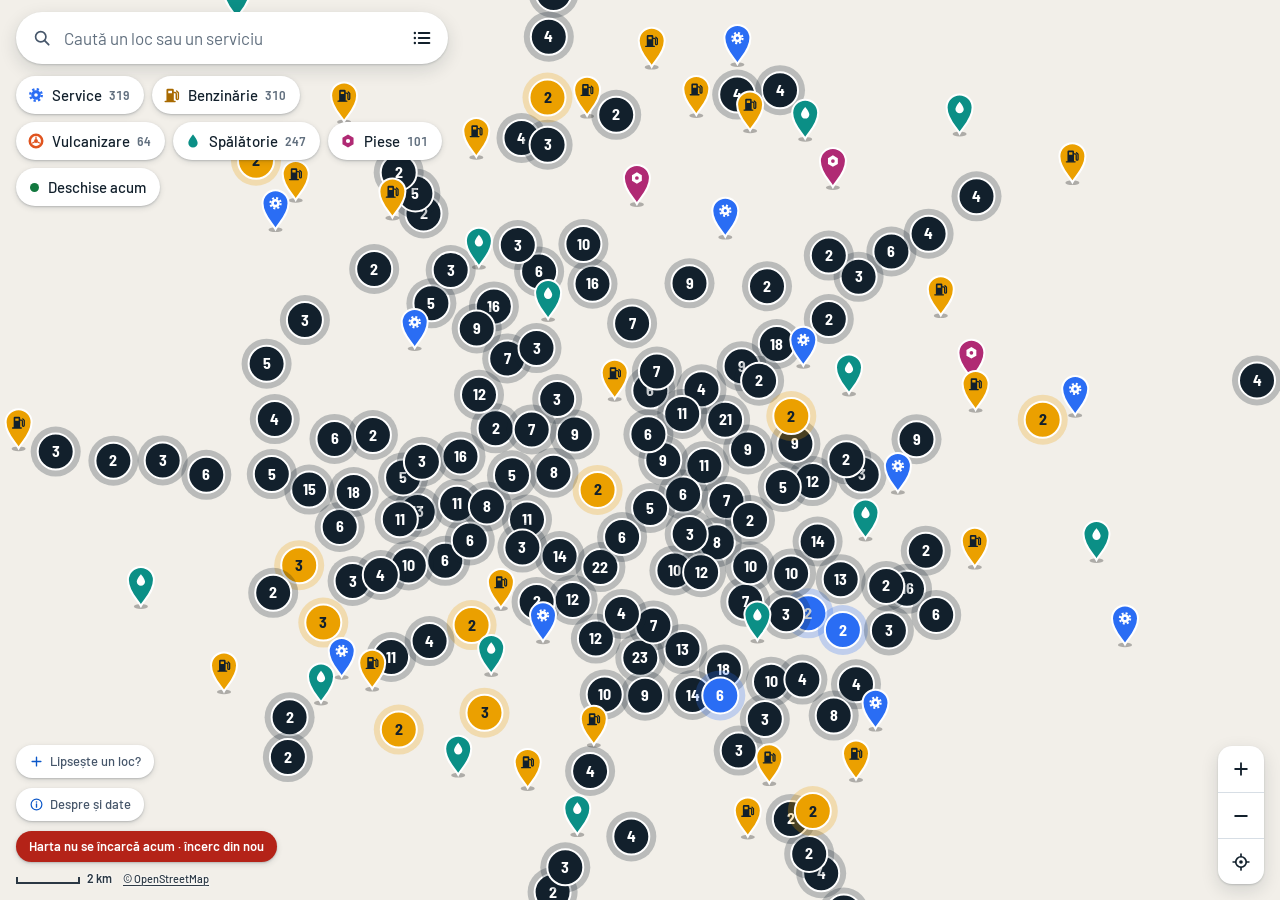
<file: index.html>
<!doctype html>
<html lang="ro">
<head>
<meta charset="utf-8">
<meta name="viewport" content="width=device-width,initial-scale=1,viewport-fit=cover">
<title>Harta Auto București–Ilfov</title>
<meta name="description" content="Service-uri, benzinării, vulcanizări, spălătorii și magazine de piese din București și Ilfov, pe harta OpenStreetMap.">
<meta name="theme-color" content="#0b57c9" media="(prefers-color-scheme: light)">
<meta name="theme-color" content="#0d141b" media="(prefers-color-scheme: dark)">
<link rel="manifest" href="manifest.webmanifest">
<link rel="icon" href="icons/favicon.svg" type="image/svg+xml">
<link rel="apple-touch-icon" href="icons/apple-touch-icon.png">
<meta name="mobile-web-app-capable" content="yes">
<meta name="apple-mobile-web-app-capable" content="yes">
<meta name="apple-mobile-web-app-title" content="Harta Auto">
<meta name="apple-mobile-web-app-status-bar-style" content="default">
<link rel="stylesheet" href="styles.css">
</head>
<body>

<svg width="0" height="0" style="position:absolute;width:0;height:0;overflow:hidden" aria-hidden="true" focusable="false">
  <symbol id="i-service" viewBox="0 0 24 24"><circle cx="12" cy="12" r="7.7" fill="none" stroke="currentColor" stroke-width="3.2" stroke-dasharray="3 3.05"/><path fill="currentColor" fill-rule="evenodd" d="M12 5.6a6.4 6.4 0 1 0 0 12.8 6.4 6.4 0 0 0 0-12.8zM12 9.6a2.4 2.4 0 1 1 0 4.8 2.4 2.4 0 0 1 0-4.8z"/></symbol>
  <symbol id="i-vulc" viewBox="0 0 24 24"><circle cx="12" cy="12" r="8.3" fill="none" stroke="currentColor" stroke-width="3.4"/><circle cx="12" cy="12" r="2.6" fill="currentColor"/><path d="M12 9.4V6.8M14.3 13.3l2.3 1.3M9.7 13.3l-2.3 1.3" fill="none" stroke="currentColor" stroke-width="1.7" stroke-linecap="round"/></symbol>
  <symbol id="i-spal" viewBox="0 0 24 24"><path fill="currentColor" d="M12 3.2c-.4.5-6.2 7.2-6.2 11.3a6.2 6.2 0 0 0 12.4 0C18.2 10.4 12.4 3.7 12 3.2z"/></symbol>
  <symbol id="i-piese" viewBox="0 0 24 24"><path fill="currentColor" fill-rule="evenodd" d="M12 3.4l7.4 4.3v8.6L12 20.6l-7.4-4.3V7.7zM12 9.2a2.8 2.8 0 1 0 0 5.6 2.8 2.8 0 0 0 0-5.6z"/></symbol>
  <symbol id="i-benz" viewBox="0 0 24 24"><path fill="currentColor" fill-rule="evenodd" d="M4.6 5.3A1.8 1.8 0 0 1 6.4 3.5h6.2a1.8 1.8 0 0 1 1.8 1.8V20.5H4.6zM7 6.2v3.6h5V6.2z"/><path d="M14.4 8.6H16a1.7 1.7 0 0 1 1.7 1.7v6.3a1.4 1.4 0 0 0 2.8 0V9.1l-2.3-2.3" fill="none" stroke="currentColor" stroke-width="1.9" stroke-linecap="round" stroke-linejoin="round"/><path d="M3 20.5h13" fill="none" stroke="currentColor" stroke-width="2" stroke-linecap="round"/></symbol>
  <symbol id="i-star" viewBox="0 0 24 24"><path fill="currentColor" d="M12 2.8l2.8 5.9 6.4.8-4.7 4.4 1.2 6.4L12 17.2l-5.7 3.1 1.2-6.4-4.7-4.4 6.4-.8z"/></symbol>
  <symbol id="i-search" viewBox="0 0 24 24"><circle cx="10.5" cy="10.5" r="6.2" fill="none" stroke="currentColor" stroke-width="2"/><path d="M15.2 15.2L20 20" fill="none" stroke="currentColor" stroke-width="2.2" stroke-linecap="round"/></symbol>
  <symbol id="i-x" viewBox="0 0 24 24"><path d="M6 6l12 12M18 6L6 18" fill="none" stroke="currentColor" stroke-width="2.2" stroke-linecap="round"/></symbol>
  <symbol id="i-list" viewBox="0 0 24 24"><path d="M8.5 6.5H20M8.5 12H20M8.5 17.5H20" fill="none" stroke="currentColor" stroke-width="2.2" stroke-linecap="round"/><circle cx="4.2" cy="6.5" r="1.3" fill="currentColor"/><circle cx="4.2" cy="12" r="1.3" fill="currentColor"/><circle cx="4.2" cy="17.5" r="1.3" fill="currentColor"/></symbol>
  <symbol id="i-map" viewBox="0 0 24 24"><path d="M3.5 6.5l5.5-2 6 2 5.5-2v13l-5.5 2-6-2-5.5 2zM9 4.5v13M15 6.5v13" fill="none" stroke="currentColor" stroke-width="1.9" stroke-linejoin="round"/></symbol>
  <symbol id="i-nav" viewBox="0 0 24 24"><path fill="currentColor" d="M20.5 3.5L3.8 10.6l6.4 2.3 2.3 6.5z"/></symbol>
  <symbol id="i-copy" viewBox="0 0 24 24"><rect x="8.5" y="8.5" width="11" height="11.5" rx="2" fill="none" stroke="currentColor" stroke-width="1.9"/><path d="M5 15.5v-9a2 2 0 0 1 2-2h8.5" fill="none" stroke="currentColor" stroke-width="1.9" stroke-linecap="round"/></symbol>
  <symbol id="i-check" viewBox="0 0 24 24"><path d="M5 12.5l4.4 4.4L19 7.4" fill="none" stroke="currentColor" stroke-width="2.4" stroke-linecap="round" stroke-linejoin="round"/></symbol>
  <symbol id="i-plus" viewBox="0 0 24 24"><path d="M12 5v14M5 12h14" fill="none" stroke="currentColor" stroke-width="2.2" stroke-linecap="round"/></symbol>
  <symbol id="i-minus" viewBox="0 0 24 24"><path d="M5 12h14" fill="none" stroke="currentColor" stroke-width="2.2" stroke-linecap="round"/></symbol>
  <symbol id="i-target" viewBox="0 0 24 24"><circle cx="12" cy="12" r="6.3" fill="none" stroke="currentColor" stroke-width="2"/><circle cx="12" cy="12" r="2.2" fill="currentColor"/><path d="M12 2.5v3M12 18.5v3M2.5 12h3M18.5 12h3" fill="none" stroke="currentColor" stroke-width="2" stroke-linecap="round"/></symbol>
  <symbol id="i-chev" viewBox="0 0 24 24"><path d="M6 14.5l6-6 6 6" fill="none" stroke="currentColor" stroke-width="2.3" stroke-linecap="round" stroke-linejoin="round"/></symbol>
  <symbol id="i-phone" viewBox="0 0 24 24"><path fill="currentColor" d="M6.6 3.5h2.9l1.5 3.9-1.9 1.4a11.2 11.2 0 0 0 5.1 5.1l1.4-1.9 3.9 1.5v2.9a2 2 0 0 1-2.1 2A15.5 15.5 0 0 1 4.6 5.6a2 2 0 0 1 2-2.1z"/></symbol>
  <symbol id="i-globe" viewBox="0 0 24 24"><circle cx="12" cy="12" r="8.2" fill="none" stroke="currentColor" stroke-width="1.8"/><path d="M3.8 12h16.4M12 3.8c2.4 2.3 3.4 5.1 3.4 8.2s-1 5.9-3.4 8.2c-2.4-2.3-3.4-5.1-3.4-8.2s1-5.9 3.4-8.2z" fill="none" stroke="currentColor" stroke-width="1.8" stroke-linejoin="round"/></symbol>
  <symbol id="i-info" viewBox="0 0 24 24"><circle cx="12" cy="12" r="8.6" fill="none" stroke="currentColor" stroke-width="1.9"/><path d="M12 11v5.2" fill="none" stroke="currentColor" stroke-width="2.2" stroke-linecap="round"/><circle cx="12" cy="7.9" r="1.3" fill="currentColor"/></symbol>
  <symbol id="i-refresh" viewBox="0 0 24 24"><path d="M19.5 12a7.5 7.5 0 1 1-2.3-5.4M19.5 4.5v4.2h-4.2" fill="none" stroke="currentColor" stroke-width="2" stroke-linecap="round" stroke-linejoin="round"/></symbol>
  <symbol id="i-ext" viewBox="0 0 24 24"><path d="M14 4.5h5.5V10M19.5 4.5L11 13M17.5 14v4a1.5 1.5 0 0 1-1.5 1.5H6A1.5 1.5 0 0 1 4.5 18V8A1.5 1.5 0 0 1 6 6.5h4" fill="none" stroke="currentColor" stroke-width="1.9" stroke-linecap="round" stroke-linejoin="round"/></symbol>
  <symbol id="i-install" viewBox="0 0 24 24"><path d="M12 4v10M7.5 10.5L12 15l4.5-4.5M5 19h14" fill="none" stroke="currentColor" stroke-width="2.1" stroke-linecap="round" stroke-linejoin="round"/></symbol>
  <symbol id="i-clock" viewBox="0 0 24 24"><circle cx="12" cy="12" r="8.6" fill="none" stroke="currentColor" stroke-width="1.9"/><path d="M12 7.2V12l3.2 2.1" fill="none" stroke="currentColor" stroke-width="2" stroke-linecap="round" stroke-linejoin="round"/></symbol>
  <symbol id="i-mail" viewBox="0 0 24 24"><rect x="3.8" y="5.8" width="16.4" height="12.4" rx="2.2" fill="none" stroke="currentColor" stroke-width="1.9"/><path d="M4.8 7.6l7.2 5.5 7.2-5.5" fill="none" stroke="currentColor" stroke-width="1.9" stroke-linecap="round" stroke-linejoin="round"/></symbol>
</svg>

<div id="app" data-view="map" data-sheet="">
  <div id="map" tabindex="0" role="application" aria-label="Hartă București și Ilfov. Trage ca să muți harta, ciupește ca să mărești.">
    <canvas id="tiles"></canvas>
    <svg id="ov" xmlns="http://www.w3.org/2000/svg" role="presentation">
      <g id="g-cl"></g><g id="g-pin"></g><g id="g-me"></g>
    </svg>
  </div>

  <header class="top" id="top">
    <div class="search" role="search">
      <svg class="ic" aria-hidden="true"><use href="#i-search"/></svg>
      <input id="q" type="text" inputmode="search" enterkeyhint="search" autocomplete="off" autocapitalize="off" spellcheck="false" placeholder="Caută un loc sau un serviciu" aria-label="Caută un loc">
      <button class="icon-btn" id="qx" aria-label="Șterge căutarea" hidden><svg class="ic" aria-hidden="true"><use href="#i-x"/></svg></button>
      <button class="icon-btn" id="mode" aria-label="Arată lista"><svg class="ic" aria-hidden="true"><use href="#i-list"/></svg></button>
    </div>
    <div class="chips" id="chips" role="group" aria-label="Categorii">
      <button class="chip" data-type="service" aria-pressed="false" style="--c:var(--c-service)"><svg class="ic" aria-hidden="true"><use href="#i-service"/></svg>Service <b></b></button>
      <button class="chip" data-type="benz" aria-pressed="false" style="--c:var(--c-benz);--ci:var(--i-benz)"><svg class="ic" aria-hidden="true"><use href="#i-benz"/></svg>Benzinărie <b></b></button>
      <button class="chip" data-type="vulc" aria-pressed="false" style="--c:var(--c-vulc)"><svg class="ic" aria-hidden="true"><use href="#i-vulc"/></svg>Vulcanizare <b></b></button>
      <button class="chip" data-type="spal" aria-pressed="false" style="--c:var(--c-spal)"><svg class="ic" aria-hidden="true"><use href="#i-spal"/></svg>Spălătorie <b></b></button>
      <button class="chip" data-type="piese" aria-pressed="false" style="--c:var(--c-piese)"><svg class="ic" aria-hidden="true"><use href="#i-piese"/></svg>Piese <b></b></button>
      <button class="chip" data-open aria-pressed="false"><i class="dot-ok"></i>Deschise acum</button>
    </div>
  </header>

  <section class="list" id="list" hidden aria-label="Lista locurilor">
    <div class="l-head" id="listHead"></div>
    <div id="listBody"></div>
  </section>

  <div class="controls">
    <button id="zin" aria-label="Mărește harta"><svg class="ic" aria-hidden="true"><use href="#i-plus"/></svg></button>
    <button id="zout" aria-label="Micșorează harta"><svg class="ic" aria-hidden="true"><use href="#i-minus"/></svg></button>
    <button id="loc" aria-label="Arată unde sunt"><svg class="ic" aria-hidden="true"><use href="#i-target"/></svg></button>
  </div>
  <div class="foot">
    <button class="pill" id="addBtn"><svg class="ic" aria-hidden="true"><use href="#i-plus"/></svg><span>Lipsește un loc?</span></button>
    <button class="pill" id="aboutBtn"><svg class="ic" aria-hidden="true"><use href="#i-info"/></svg><span id="aboutTxt">Despre și date</span></button>
    <span class="pill warn" id="net" hidden>Fără conexiune · harta poate fi incompletă</span>
    <div class="scale"><span id="scaleBar"></span><em id="scaleTxt"></em><a href="https://www.openstreetmap.org/copyright" target="_blank" rel="noopener">© OpenStreetMap</a></div>
  </div>

  <aside class="sheet" id="sheet" hidden aria-label="Detalii loc"></aside>

  <div class="empty" id="msg" hidden role="status"></div>
  <div class="toast" id="toast" hidden role="status" aria-live="polite"></div>

  <div class="modal" id="about" hidden role="dialog" aria-modal="true" aria-labelledby="aboutT">
    <div class="modal-card" id="aboutCard"></div>
  </div>
</div>

<noscript><p style="position:fixed;inset:0;display:grid;place-items:center;margin:0;padding:24px;text-align:center;background:#f1f4f6;color:#12202c;font:18px system-ui,sans-serif">Harta Auto are nevoie de JavaScript ca să funcționeze.</p></noscript>

<script src="js/hours.js"></script>
<script src="js/osm.js"></script>
<script src="js/app.js"></script>
</body>
</html>
</file>
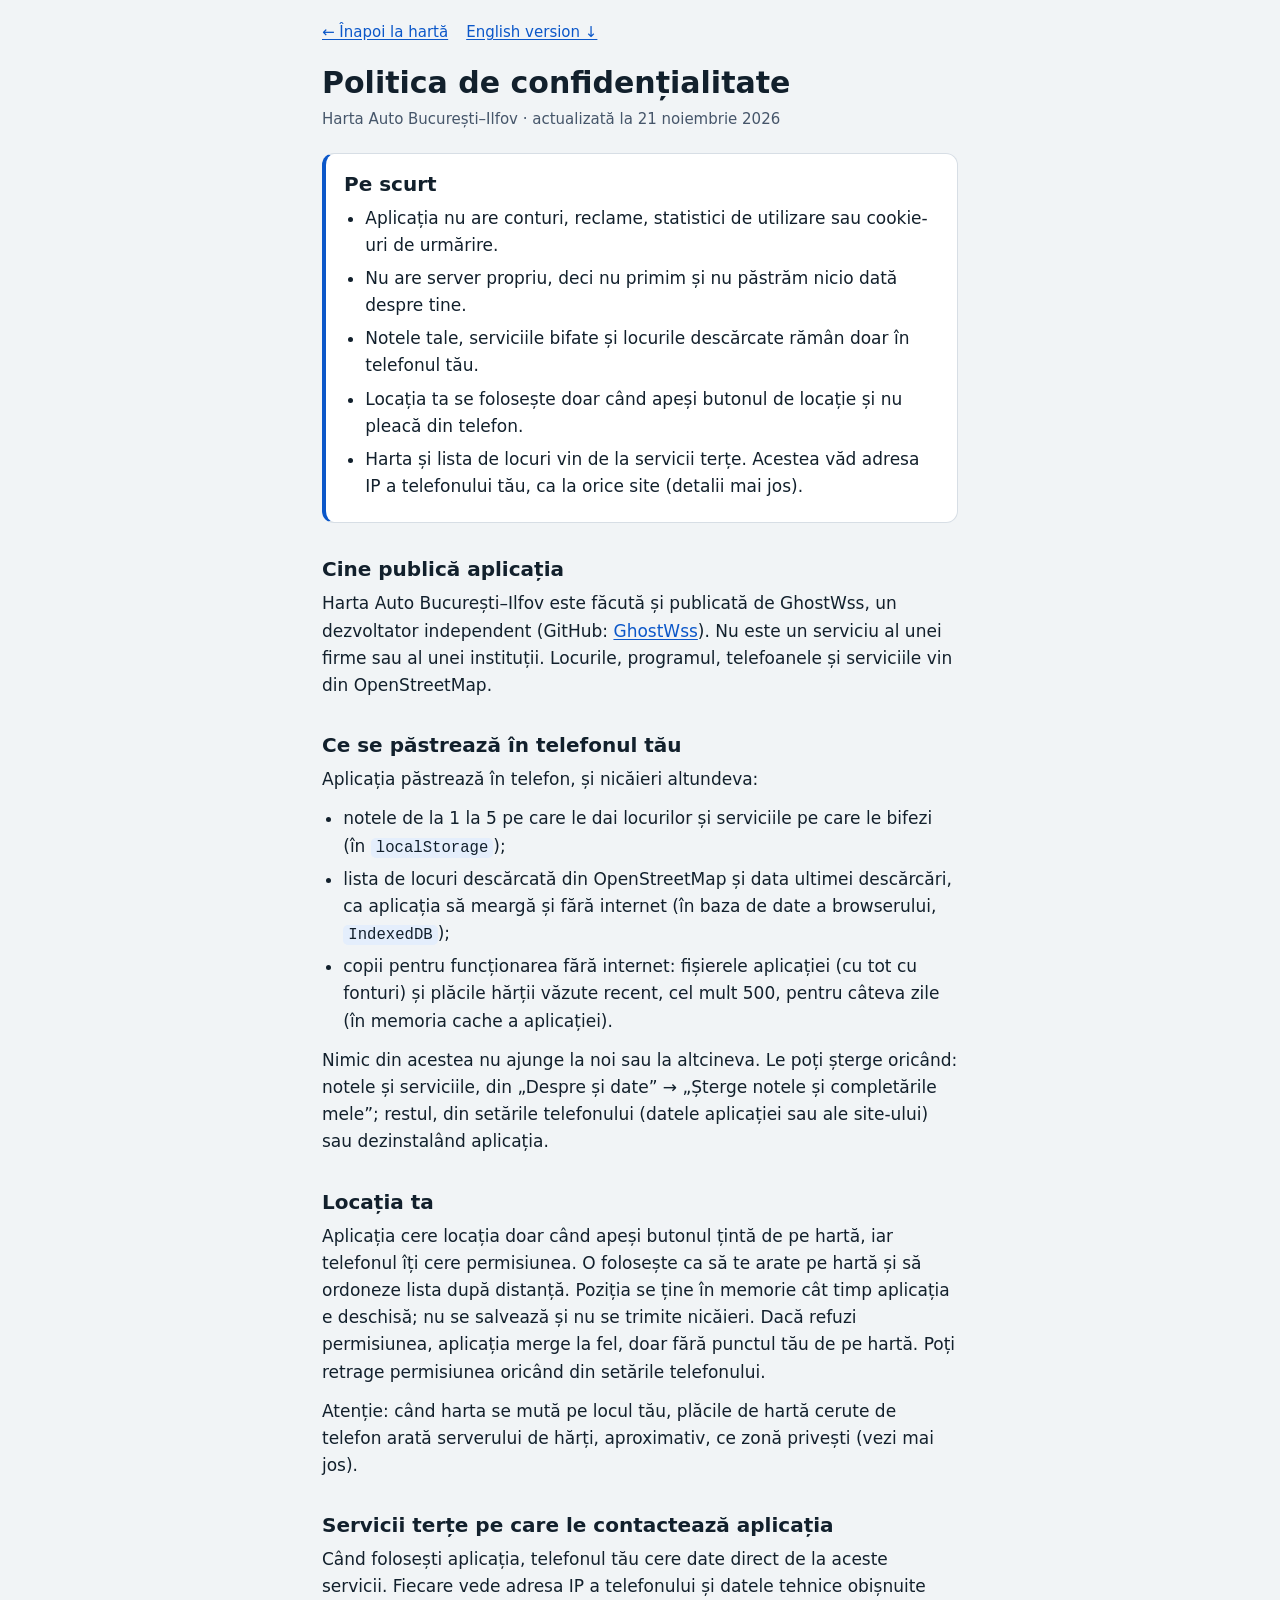
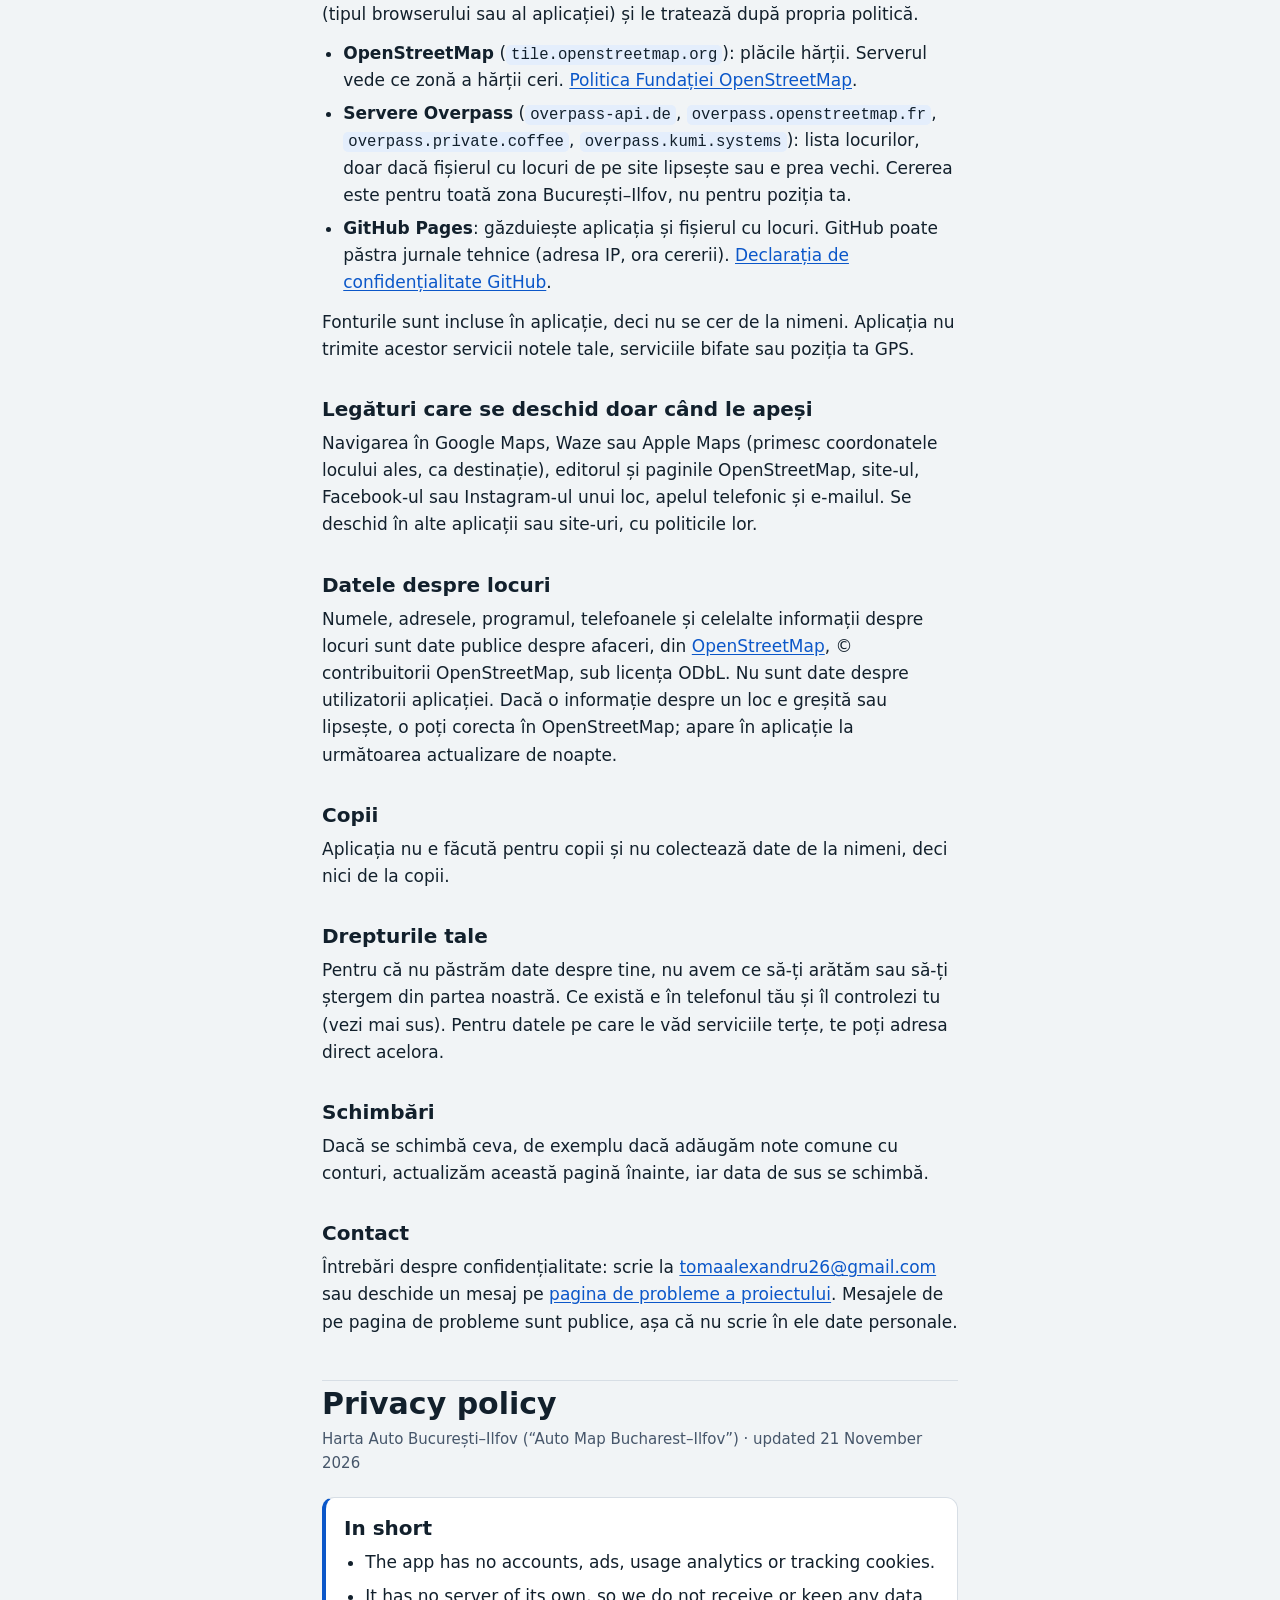
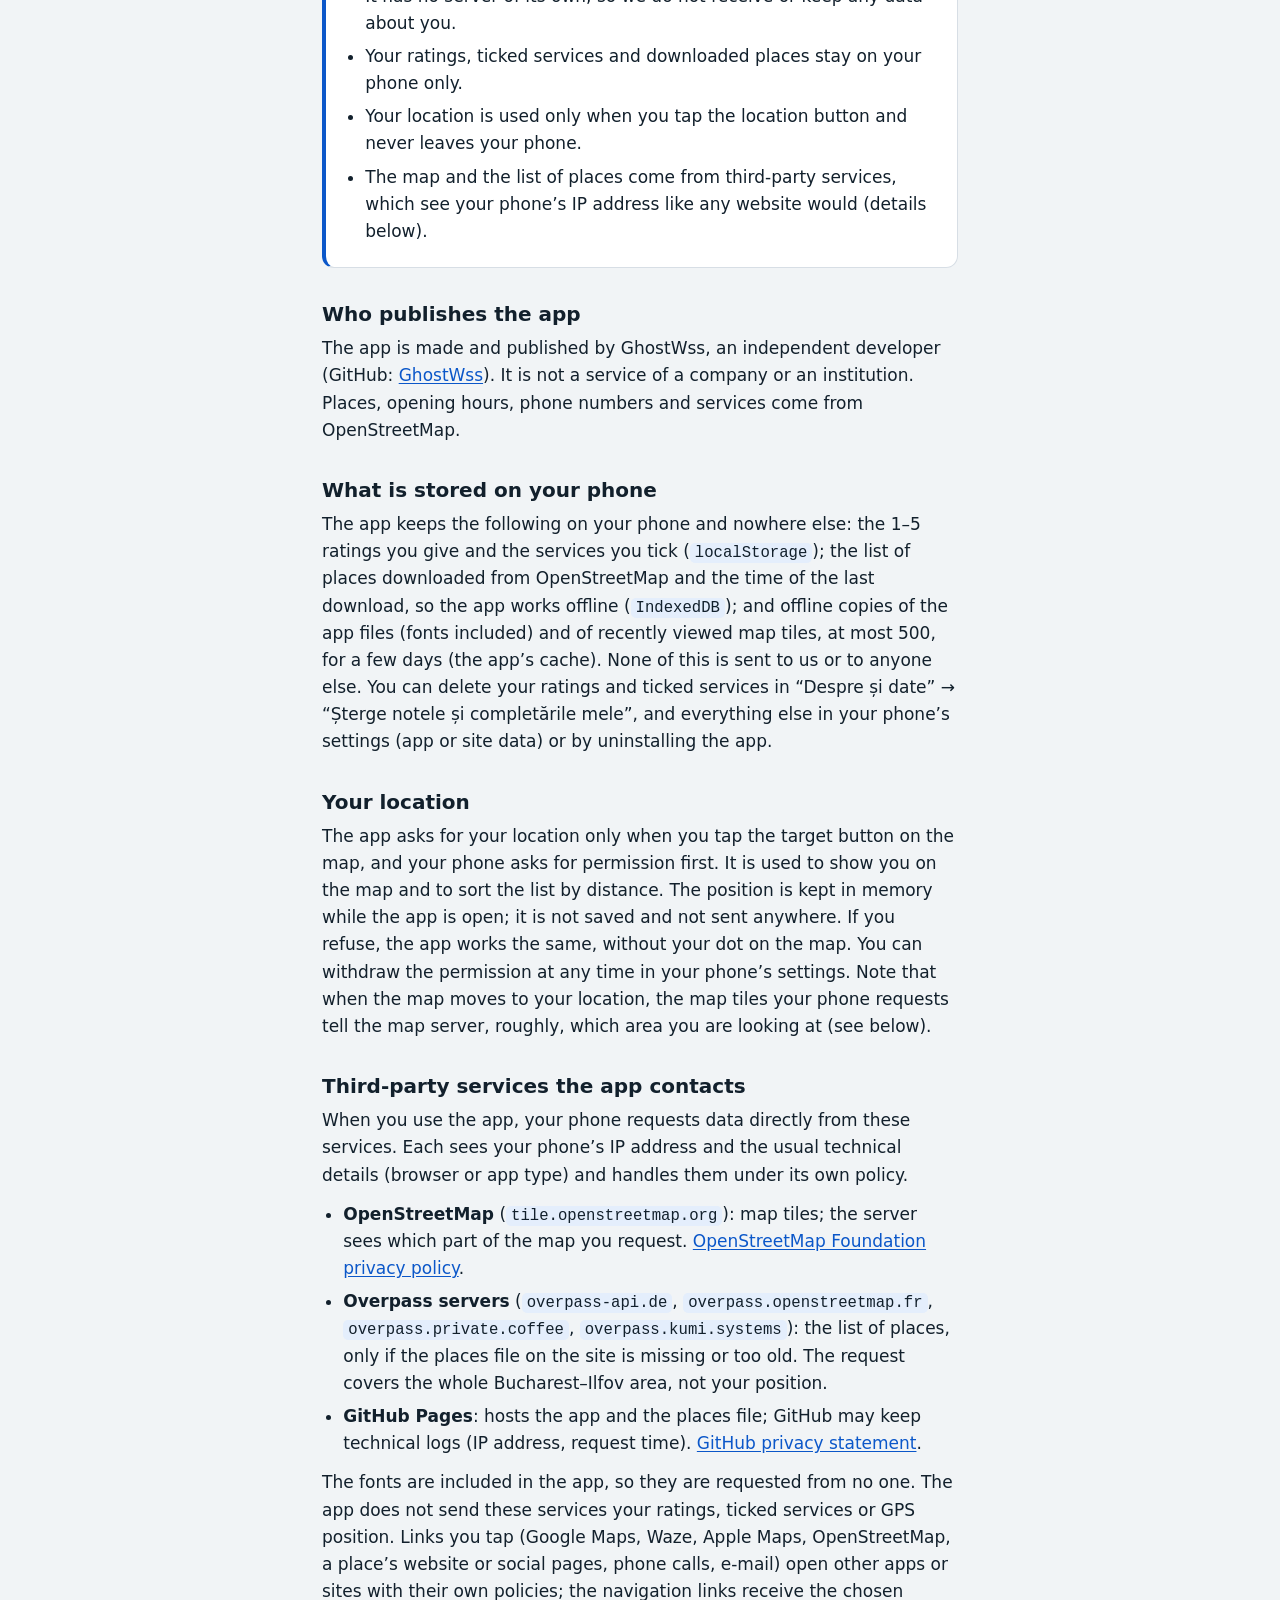
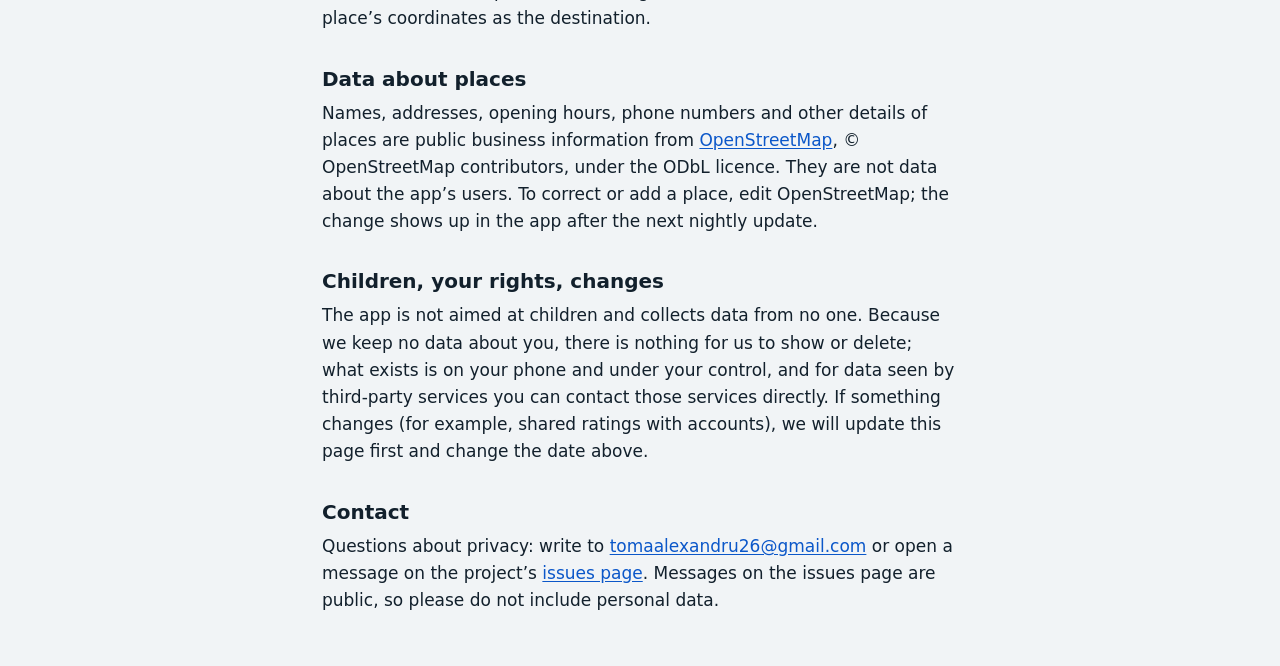
<file: confidentialitate.html>
<!doctype html>
<html lang="ro">
<head>
<meta charset="utf-8">
<meta name="viewport" content="width=device-width,initial-scale=1,viewport-fit=cover">
<title>Politica de confidențialitate · Harta Auto București–Ilfov</title>
<meta name="description" content="Ce date folosește aplicația Harta Auto București–Ilfov, ce rămâne în telefonul tău și ce servicii terțe contactează.">
<meta name="theme-color" content="#0b57c9" media="(prefers-color-scheme: light)">
<meta name="theme-color" content="#0d141b" media="(prefers-color-scheme: dark)">
<link rel="icon" href="icons/favicon.svg" type="image/svg+xml">
<link rel="apple-touch-icon" href="icons/apple-touch-icon.png">
<style>
:root{
  --bg:#f1f4f6;--surface:#ffffff;--fg:#12202c;--fg-2:#46566a;--line:#d7dee5;
  --accent:#0b57c9;--soft:#e4eefc;
  --font:"Segoe UI",system-ui,-apple-system,Roboto,"Helvetica Neue",sans-serif;
}
@media (prefers-color-scheme:dark){
  :root{--bg:#0d141b;--surface:#16202a;--fg:#e8eef3;--fg-2:#b0bcc8;--line:#2b3a48;--accent:#79adff;--soft:#1b2d47;color-scheme:dark}
}
*{box-sizing:border-box}
html{-webkit-text-size-adjust:100%}
body{margin:0;background:var(--bg);color:var(--fg);font:400 17px/1.6 var(--font)}
main{max-width:42rem;margin:0 auto;padding:max(20px,env(safe-area-inset-top,0px)) max(18px,env(safe-area-inset-right,0px)) max(40px,env(safe-area-inset-bottom,0px)) max(18px,env(safe-area-inset-left,0px))}
a{color:var(--accent);text-underline-offset:2px}
a:focus-visible{outline:2px solid var(--accent);outline-offset:2px;border-radius:3px}
.top{display:flex;flex-wrap:wrap;gap:6px 18px;font-size:15px;margin:0 0 22px}
h1{font:700 30px/1.15 var(--font);margin:0 0 6px;text-wrap:balance}
h2{font:700 20px/1.25 var(--font);margin:34px 0 8px;text-wrap:balance}
p{margin:0 0 12px}
ul{margin:0 0 12px;padding-left:1.25em}
li{margin:0 0 6px}
.meta{color:var(--fg-2);font-size:15px;margin:0 0 22px}
.tldr{background:var(--surface);border:1px solid var(--line);border-left:4px solid var(--accent);border-radius:12px;padding:6px 18px 10px;margin:0 0 8px}
.tldr h2{margin-top:12px}
code{font:500 .92em ui-monospace,SFMono-Regular,Menlo,Consolas,monospace;background:var(--soft);padding:1px 5px;border-radius:5px;overflow-wrap:anywhere}
hr{border:0;border-top:1px solid var(--line);margin:44px 0 6px}
</style>
</head>
<body>
<main>

<nav class="top" aria-label="Navigare">
  <a href="./">← Înapoi la hartă</a>
  <a href="#en" hreflang="en" lang="en">English version ↓</a>
</nav>

<h1>Politica de confidențialitate</h1>
<p class="meta">Harta Auto București–Ilfov · actualizată la 21 noiembrie 2026</p>

<section class="tldr" aria-labelledby="pe-scurt">
  <h2 id="pe-scurt">Pe scurt</h2>
  <ul>
    <li>Aplicația nu are conturi, reclame, statistici de utilizare sau cookie-uri de urmărire.</li>
    <li>Nu are server propriu, deci nu primim și nu păstrăm nicio dată despre tine.</li>
    <li>Notele tale, serviciile bifate și locurile descărcate rămân doar în telefonul tău.</li>
    <li>Locația ta se folosește doar când apeși butonul de locație și nu pleacă din telefon.</li>
    <li>Harta și lista de locuri vin de la servicii terțe. Acestea văd adresa IP a telefonului tău, ca la orice site (detalii mai jos).</li>
  </ul>
</section>

<h2 id="cine">Cine publică aplicația</h2>
<p>Harta Auto București–Ilfov este făcută și publicată de GhostWss, un dezvoltator independent (GitHub: <a href="https://github.com/GhostWss" rel="noopener">GhostWss</a>). Nu este un serviciu al unei firme sau al unei instituții. Locurile, programul, telefoanele și serviciile vin din OpenStreetMap.</p>

<h2 id="local">Ce se păstrează în telefonul tău</h2>
<p>Aplicația păstrează în telefon, și nicăieri altundeva:</p>
<ul>
  <li>notele de la 1 la 5 pe care le dai locurilor și serviciile pe care le bifezi (în <code>localStorage</code>);</li>
  <li>lista de locuri descărcată din OpenStreetMap și data ultimei descărcări, ca aplicația să meargă și fără internet (în baza de date a browserului, <code>IndexedDB</code>);</li>
  <li>copii pentru funcționarea fără internet: fișierele aplicației (cu tot cu fonturi) și plăcile hărții văzute recent, cel mult 500, pentru câteva zile (în memoria cache a aplicației).</li>
</ul>
<p>Nimic din acestea nu ajunge la noi sau la altcineva. Le poți șterge oricând: notele și serviciile, din „Despre și date” → „Șterge notele și completările mele”; restul, din setările telefonului (datele aplicației sau ale site-ului) sau dezinstalând aplicația.</p>

<h2 id="locatia">Locația ta</h2>
<p>Aplicația cere locația doar când apeși butonul țintă de pe hartă, iar telefonul îți cere permisiunea. O folosește ca să te arate pe hartă și să ordoneze lista după distanță. Poziția se ține în memorie cât timp aplicația e deschisă; nu se salvează și nu se trimite nicăieri. Dacă refuzi permisiunea, aplicația merge la fel, doar fără punctul tău de pe hartă. Poți retrage permisiunea oricând din setările telefonului.</p>
<p>Atenție: când harta se mută pe locul tău, plăcile de hartă cerute de telefon arată serverului de hărți, aproximativ, ce zonă privești (vezi mai jos).</p>

<h2 id="terti">Servicii terțe pe care le contactează aplicația</h2>
<p>Când folosești aplicația, telefonul tău cere date direct de la aceste servicii. Fiecare vede adresa IP a telefonului și datele tehnice obișnuite (tipul browserului sau al aplicației) și le tratează după propria politică.</p>
<ul>
  <li><b>OpenStreetMap</b> (<code>tile.openstreetmap.org</code>): plăcile hărții. Serverul vede ce zonă a hărții ceri. <a href="https://osmfoundation.org/wiki/Privacy_Policy" target="_blank" rel="noopener">Politica Fundației OpenStreetMap</a>.</li>
  <li><b>Servere Overpass</b> (<code>overpass-api.de</code>, <code>overpass.openstreetmap.fr</code>, <code>overpass.private.coffee</code>, <code>overpass.kumi.systems</code>): lista locurilor, doar dacă fișierul cu locuri de pe site lipsește sau e prea vechi. Cererea este pentru toată zona București–Ilfov, nu pentru poziția ta.</li>
  <li><b>GitHub Pages</b>: găzduiește aplicația și fișierul cu locuri. GitHub poate păstra jurnale tehnice (adresa IP, ora cererii). <a href="https://docs.github.com/en/site-policy/privacy-policies/github-general-privacy-statement" target="_blank" rel="noopener">Declarația de confidențialitate GitHub</a>.</li>
</ul>
<p>Fonturile sunt incluse în aplicație, deci nu se cer de la nimeni. Aplicația nu trimite acestor servicii notele tale, serviciile bifate sau poziția ta GPS.</p>

<h2 id="legaturi">Legături care se deschid doar când le apeși</h2>
<p>Navigarea în Google Maps, Waze sau Apple Maps (primesc coordonatele locului ales, ca destinație), editorul și paginile OpenStreetMap, site-ul, Facebook-ul sau Instagram-ul unui loc, apelul telefonic și e-mailul. Se deschid în alte aplicații sau site-uri, cu politicile lor.</p>

<h2 id="date-locuri">Datele despre locuri</h2>
<p>Numele, adresele, programul, telefoanele și celelalte informații despre locuri sunt date publice despre afaceri, din <a href="https://www.openstreetmap.org/copyright" target="_blank" rel="noopener">OpenStreetMap</a>, © contribuitorii OpenStreetMap, sub licența ODbL. Nu sunt date despre utilizatorii aplicației. Dacă o informație despre un loc e greșită sau lipsește, o poți corecta în OpenStreetMap; apare în aplicație la următoarea actualizare de noapte.</p>

<h2 id="copii">Copii</h2>
<p>Aplicația nu e făcută pentru copii și nu colectează date de la nimeni, deci nici de la copii.</p>

<h2 id="drepturi">Drepturile tale</h2>
<p>Pentru că nu păstrăm date despre tine, nu avem ce să-ți arătăm sau să-ți ștergem din partea noastră. Ce există e în telefonul tău și îl controlezi tu (vezi mai sus). Pentru datele pe care le văd serviciile terțe, te poți adresa direct acelora.</p>

<h2 id="schimbari">Schimbări</h2>
<p>Dacă se schimbă ceva, de exemplu dacă adăugăm note comune cu conturi, actualizăm această pagină înainte, iar data de sus se schimbă.</p>

<h2 id="contact">Contact</h2>
<p>Întrebări despre confidențialitate: scrie la <a href="mailto:tomaalexandru26@gmail.com">tomaalexandru26@gmail.com</a> sau deschide un mesaj pe <a href="https://github.com/GhostWss/Auto-need/issues" target="_blank" rel="noopener">pagina de probleme a proiectului</a>. Mesajele de pe pagina de probleme sunt publice, așa că nu scrie în ele date personale.</p>

<hr>

<div id="en" lang="en">
<h1>Privacy policy</h1>
<p class="meta">Harta Auto București–Ilfov (“Auto Map Bucharest–Ilfov”) · updated 21 November 2026</p>

<section class="tldr" aria-labelledby="in-short">
  <h2 id="in-short">In short</h2>
  <ul>
    <li>The app has no accounts, ads, usage analytics or tracking cookies.</li>
    <li>It has no server of its own, so we do not receive or keep any data about you.</li>
    <li>Your ratings, ticked services and downloaded places stay on your phone only.</li>
    <li>Your location is used only when you tap the location button and never leaves your phone.</li>
    <li>The map and the list of places come from third-party services, which see your phone’s IP address like any website would (details below).</li>
  </ul>
</section>

<h2>Who publishes the app</h2>
<p>The app is made and published by GhostWss, an independent developer (GitHub: <a href="https://github.com/GhostWss" rel="noopener">GhostWss</a>). It is not a service of a company or an institution. Places, opening hours, phone numbers and services come from OpenStreetMap.</p>

<h2>What is stored on your phone</h2>
<p>The app keeps the following on your phone and nowhere else: the 1–5 ratings you give and the services you tick (<code>localStorage</code>); the list of places downloaded from OpenStreetMap and the time of the last download, so the app works offline (<code>IndexedDB</code>); and offline copies of the app files (fonts included) and of recently viewed map tiles, at most 500, for a few days (the app’s cache). None of this is sent to us or to anyone else. You can delete your ratings and ticked services in “Despre și date” → “Șterge notele și completările mele”, and everything else in your phone’s settings (app or site data) or by uninstalling the app.</p>

<h2>Your location</h2>
<p>The app asks for your location only when you tap the target button on the map, and your phone asks for permission first. It is used to show you on the map and to sort the list by distance. The position is kept in memory while the app is open; it is not saved and not sent anywhere. If you refuse, the app works the same, without your dot on the map. You can withdraw the permission at any time in your phone’s settings. Note that when the map moves to your location, the map tiles your phone requests tell the map server, roughly, which area you are looking at (see below).</p>

<h2>Third-party services the app contacts</h2>
<p>When you use the app, your phone requests data directly from these services. Each sees your phone’s IP address and the usual technical details (browser or app type) and handles them under its own policy.</p>
<ul>
  <li><b>OpenStreetMap</b> (<code>tile.openstreetmap.org</code>): map tiles; the server sees which part of the map you request. <a href="https://osmfoundation.org/wiki/Privacy_Policy" target="_blank" rel="noopener">OpenStreetMap Foundation privacy policy</a>.</li>
  <li><b>Overpass servers</b> (<code>overpass-api.de</code>, <code>overpass.openstreetmap.fr</code>, <code>overpass.private.coffee</code>, <code>overpass.kumi.systems</code>): the list of places, only if the places file on the site is missing or too old. The request covers the whole Bucharest–Ilfov area, not your position.</li>
  <li><b>GitHub Pages</b>: hosts the app and the places file; GitHub may keep technical logs (IP address, request time). <a href="https://docs.github.com/en/site-policy/privacy-policies/github-general-privacy-statement" target="_blank" rel="noopener">GitHub privacy statement</a>.</li>
</ul>
<p>The fonts are included in the app, so they are requested from no one. The app does not send these services your ratings, ticked services or GPS position. Links you tap (Google Maps, Waze, Apple Maps, OpenStreetMap, a place’s website or social pages, phone calls, e-mail) open other apps or sites with their own policies; the navigation links receive the chosen place’s coordinates as the destination.</p>

<h2>Data about places</h2>
<p>Names, addresses, opening hours, phone numbers and other details of places are public business information from <a href="https://www.openstreetmap.org/copyright" target="_blank" rel="noopener">OpenStreetMap</a>, © OpenStreetMap contributors, under the ODbL licence. They are not data about the app’s users. To correct or add a place, edit OpenStreetMap; the change shows up in the app after the next nightly update.</p>

<h2>Children, your rights, changes</h2>
<p>The app is not aimed at children and collects data from no one. Because we keep no data about you, there is nothing for us to show or delete; what exists is on your phone and under your control, and for data seen by third-party services you can contact those services directly. If something changes (for example, shared ratings with accounts), we will update this page first and change the date above.</p>

<h2>Contact</h2>
<p>Questions about privacy: write to <a href="mailto:tomaalexandru26@gmail.com">tomaalexandru26@gmail.com</a> or open a message on the project’s <a href="https://github.com/GhostWss/Auto-need/issues" target="_blank" rel="noopener">issues page</a>. Messages on the issues page are public, so please do not include personal data.</p>
</div>

</main>
</body>
</html>
</file>
<file: styles.css>
/* Harta Auto București–Ilfov
   Hartă pe tot ecranul, căutare și filtre deasupra, o fișă pentru fiecare loc
   (jos pe telefon, în lateral pe ecran lat). Culorile sunt variabile, cu temă închisă automată. */
/* Fonturile (Barlow, licență SIL OFL, vezi fonts/OFL.txt) sunt în aplicație: nicio cerere către Google, și merg la fel offline. */
@font-face{font-family:"Barlow";font-style:normal;font-weight:400;font-display:swap;src:url(fonts/barlow-400-latin-ext.woff2) format("woff2");unicode-range:U+0100-02BA, U+02BD-02C5, U+02C7-02CC, U+02CE-02D7, U+02DD-02FF, U+0304, U+0308, U+0329, U+1D00-1DBF, U+1E00-1E9F, U+1EF2-1EFF, U+2020, U+20A0-20AB, U+20AD-20C4, U+2113, U+2C60-2C7F, U+A720-A7FF}
@font-face{font-family:"Barlow";font-style:normal;font-weight:400;font-display:swap;src:url(fonts/barlow-400-latin.woff2) format("woff2");unicode-range:U+0000-00FF, U+0131, U+0152-0153, U+02BB-02BC, U+02C6, U+02DA, U+02DC, U+0304, U+0308, U+0329, U+2000-206F, U+20AC, U+2122, U+2191, U+2193, U+2212, U+2215, U+FEFF, U+FFFD}
@font-face{font-family:"Barlow";font-style:normal;font-weight:500;font-display:swap;src:url(fonts/barlow-500-latin-ext.woff2) format("woff2");unicode-range:U+0100-02BA, U+02BD-02C5, U+02C7-02CC, U+02CE-02D7, U+02DD-02FF, U+0304, U+0308, U+0329, U+1D00-1DBF, U+1E00-1E9F, U+1EF2-1EFF, U+2020, U+20A0-20AB, U+20AD-20C4, U+2113, U+2C60-2C7F, U+A720-A7FF}
@font-face{font-family:"Barlow";font-style:normal;font-weight:500;font-display:swap;src:url(fonts/barlow-500-latin.woff2) format("woff2");unicode-range:U+0000-00FF, U+0131, U+0152-0153, U+02BB-02BC, U+02C6, U+02DA, U+02DC, U+0304, U+0308, U+0329, U+2000-206F, U+20AC, U+2122, U+2191, U+2193, U+2212, U+2215, U+FEFF, U+FFFD}
@font-face{font-family:"Barlow";font-style:normal;font-weight:600;font-display:swap;src:url(fonts/barlow-600-latin-ext.woff2) format("woff2");unicode-range:U+0100-02BA, U+02BD-02C5, U+02C7-02CC, U+02CE-02D7, U+02DD-02FF, U+0304, U+0308, U+0329, U+1D00-1DBF, U+1E00-1E9F, U+1EF2-1EFF, U+2020, U+20A0-20AB, U+20AD-20C4, U+2113, U+2C60-2C7F, U+A720-A7FF}
@font-face{font-family:"Barlow";font-style:normal;font-weight:600;font-display:swap;src:url(fonts/barlow-600-latin.woff2) format("woff2");unicode-range:U+0000-00FF, U+0131, U+0152-0153, U+02BB-02BC, U+02C6, U+02DA, U+02DC, U+0304, U+0308, U+0329, U+2000-206F, U+20AC, U+2122, U+2191, U+2193, U+2212, U+2215, U+FEFF, U+FFFD}
@font-face{font-family:"Barlow Semi Condensed";font-style:normal;font-weight:500;font-display:swap;src:url(fonts/barlow-semi-condensed-500-latin-ext.woff2) format("woff2");unicode-range:U+0100-02BA, U+02BD-02C5, U+02C7-02CC, U+02CE-02D7, U+02DD-02FF, U+0304, U+0308, U+0329, U+1D00-1DBF, U+1E00-1E9F, U+1EF2-1EFF, U+2020, U+20A0-20AB, U+20AD-20C4, U+2113, U+2C60-2C7F, U+A720-A7FF}
@font-face{font-family:"Barlow Semi Condensed";font-style:normal;font-weight:500;font-display:swap;src:url(fonts/barlow-semi-condensed-500-latin.woff2) format("woff2");unicode-range:U+0000-00FF, U+0131, U+0152-0153, U+02BB-02BC, U+02C6, U+02DA, U+02DC, U+0304, U+0308, U+0329, U+2000-206F, U+20AC, U+2122, U+2191, U+2193, U+2212, U+2215, U+FEFF, U+FFFD}
@font-face{font-family:"Barlow Semi Condensed";font-style:normal;font-weight:600;font-display:swap;src:url(fonts/barlow-semi-condensed-600-latin-ext.woff2) format("woff2");unicode-range:U+0100-02BA, U+02BD-02C5, U+02C7-02CC, U+02CE-02D7, U+02DD-02FF, U+0304, U+0308, U+0329, U+1D00-1DBF, U+1E00-1E9F, U+1EF2-1EFF, U+2020, U+20A0-20AB, U+20AD-20C4, U+2113, U+2C60-2C7F, U+A720-A7FF}
@font-face{font-family:"Barlow Semi Condensed";font-style:normal;font-weight:600;font-display:swap;src:url(fonts/barlow-semi-condensed-600-latin.woff2) format("woff2");unicode-range:U+0000-00FF, U+0131, U+0152-0153, U+02BB-02BC, U+02C6, U+02DA, U+02DC, U+0304, U+0308, U+0329, U+2000-206F, U+20AC, U+2122, U+2191, U+2193, U+2212, U+2215, U+FEFF, U+FFFD}
@font-face{font-family:"Barlow Semi Condensed";font-style:normal;font-weight:700;font-display:swap;src:url(fonts/barlow-semi-condensed-700-latin-ext.woff2) format("woff2");unicode-range:U+0100-02BA, U+02BD-02C5, U+02C7-02CC, U+02CE-02D7, U+02DD-02FF, U+0304, U+0308, U+0329, U+1D00-1DBF, U+1E00-1E9F, U+1EF2-1EFF, U+2020, U+20A0-20AB, U+20AD-20C4, U+2113, U+2C60-2C7F, U+A720-A7FF}
@font-face{font-family:"Barlow Semi Condensed";font-style:normal;font-weight:700;font-display:swap;src:url(fonts/barlow-semi-condensed-700-latin.woff2) format("woff2");unicode-range:U+0000-00FF, U+0131, U+0152-0153, U+02BB-02BC, U+02C6, U+02DA, U+02DC, U+0304, U+0308, U+0329, U+2000-206F, U+20AC, U+2122, U+2191, U+2193, U+2212, U+2215, U+FEFF, U+FFFD}
:root{
  --sat:env(safe-area-inset-top,0px);
  --sab:env(safe-area-inset-bottom,0px);
  --gl:max(16px,env(safe-area-inset-left,0px));
  --gr:max(16px,env(safe-area-inset-right,0px));
  --font:"Barlow","Segoe UI",system-ui,-apple-system,Roboto,"Helvetica Neue",sans-serif;
  --font-d:"Barlow Semi Condensed","Barlow","Segoe UI",system-ui,-apple-system,Roboto,sans-serif;
  --bg:#f1f4f6;--surface:#ffffff;--surface-2:#e8edf1;--fg:#12202c;--fg-2:#46566a;--fg-3:#62707f;--line:#d7dee5;
  --accent:#0b57c9;--accent-fg:#ffffff;--accent-soft:#e4eefc;
  --good:#12783f;--bad:#b42318;--star:#d98e00;
  --c-service:#2a6df4;--c-vulc:#e0541f;--c-spal:#0b8f86;--c-piese:#b02a74;--c-benz:#eba000;--g-benz:#12202c;--i-benz:#a86a00;
  --pin-glyph:#ffffff;--pin-ring:#ffffff;--ink:#12202c;
  --tile-filter:none;
  --shadow:0 1px 2px rgba(18,32,44,.18),0 6px 18px rgba(18,32,44,.14);
  --shadow-sm:0 1px 2px rgba(18,32,44,.2),0 2px 6px rgba(18,32,44,.12);
}
@media (prefers-color-scheme:dark){
  :root:not([data-theme="light"]){
    --bg:#0d141b;--surface:#16202a;--surface-2:#1f2c38;--fg:#e8eef3;--fg-2:#b0bcc8;--fg-3:#8c9aa8;--line:#2b3a48;
    --accent:#79adff;--accent-fg:#08182c;--accent-soft:#1b2d47;
    --good:#58c98a;--bad:#ff8f84;--star:#ffc53d;
    --c-service:#74a2ff;--c-vulc:#ff8f63;--c-spal:#33c9bc;--c-piese:#ee7fb5;--c-benz:#ffc23d;--g-benz:#0a1622;--i-benz:#ffc23d;
    --pin-glyph:#0a1622;--pin-ring:#16202a;--ink:#e8eef3;
    --tile-filter:invert(.92) hue-rotate(180deg) saturate(.8) brightness(.9) contrast(.95);
    --shadow:0 1px 2px rgba(0,0,0,.5),0 8px 24px rgba(0,0,0,.45);
    --shadow-sm:0 1px 2px rgba(0,0,0,.5),0 2px 8px rgba(0,0,0,.4);
    color-scheme:dark;
  }
}
:root[data-theme="dark"]{
  --bg:#0d141b;--surface:#16202a;--surface-2:#1f2c38;--fg:#e8eef3;--fg-2:#b0bcc8;--fg-3:#8c9aa8;--line:#2b3a48;
  --accent:#79adff;--accent-fg:#08182c;--accent-soft:#1b2d47;
  --good:#58c98a;--bad:#ff8f84;--star:#ffc53d;
  --c-service:#74a2ff;--c-vulc:#ff8f63;--c-spal:#33c9bc;--c-piese:#ee7fb5;--c-benz:#ffc23d;--g-benz:#0a1622;--i-benz:#ffc23d;
  --pin-glyph:#0a1622;--pin-ring:#16202a;--ink:#e8eef3;
  --tile-filter:invert(.92) hue-rotate(180deg) saturate(.8) brightness(.9) contrast(.95);
  --shadow:0 1px 2px rgba(0,0,0,.5),0 8px 24px rgba(0,0,0,.45);
  --shadow-sm:0 1px 2px rgba(0,0,0,.5),0 2px 8px rgba(0,0,0,.4);
  color-scheme:dark;
}

*{box-sizing:border-box}
[hidden]{display:none!important}
html{height:100%;overflow:hidden;overscroll-behavior:none;-webkit-text-size-adjust:100%}
body{position:fixed;inset:0;margin:0;background:var(--bg);color:var(--fg);font:400 16px/1.3 var(--font);overflow:hidden}
button{font:inherit;color:inherit;background:none;border:0;padding:0;margin:0;cursor:pointer;-webkit-tap-highlight-color:transparent;touch-action:manipulation}
a{-webkit-tap-highlight-color:transparent}
h2,h3,p{margin:0}
:focus-visible{outline:2px solid var(--accent);outline-offset:2px}
.ic{width:20px;height:20px;flex:none;display:block}
.ic.lg{width:34px;height:34px}
.ic.s{width:15px;height:15px}
#app{position:relative;height:100%;overflow:hidden;background:var(--bg)}
@supports (height:100dvh){#app{height:100dvh}}

/* ---- hartă ---- */
#map{position:absolute;inset:0;touch-action:none;cursor:grab;user-select:none;-webkit-user-select:none;-webkit-touch-callout:none;background:#f2efe9}
#map.drag{cursor:grabbing}
#map:focus-visible{outline-offset:-3px}
#tiles{position:absolute;inset:0;width:100%;height:100%;display:block;filter:var(--tile-filter)}
#ov{position:absolute;inset:0;width:100%;height:100%;overflow:hidden;pointer-events:none}
.pin,.cl{pointer-events:auto;cursor:pointer;outline:none}
.pin-sh{fill:rgba(0,0,0,.28)}
.pin-b{fill:var(--c);stroke:var(--pin-ring);stroke-width:2px}
.pin-g{color:var(--g,var(--pin-glyph))}
.pin.sel .pin-b{stroke-width:3px}
.pin:focus-visible .pin-b{stroke:var(--accent);stroke-width:3px}
.cl-h{fill:var(--c);opacity:.25}
.cl-b{fill:var(--c);stroke:var(--pin-ring);stroke-width:2px}
.cl-t{font:700 16px var(--font-d);fill:var(--g,var(--pin-glyph));text-anchor:middle;pointer-events:none}
.cl:focus-visible .cl-b{stroke:var(--accent);stroke-width:3px}
.me-acc{fill:rgba(26,115,232,.14);stroke:rgba(26,115,232,.4);stroke-width:1px}
.me-dot{fill:#1a73e8;stroke:#fff;stroke-width:3px}

/* ---- sus: căutare și filtre ---- */
.top{position:absolute;left:0;right:0;top:0;z-index:30;padding:calc(12px + var(--sat)) var(--gr) 0 var(--gl);display:grid;gap:10px;pointer-events:none}
.top>*{pointer-events:auto}
.search{display:flex;align-items:center;gap:6px;height:52px;padding:0 6px 0 16px;border-radius:26px;background:var(--surface);box-shadow:var(--shadow)}
.search>.ic{color:var(--fg-2);margin-right:4px}
.search input{flex:1;min-width:0;height:100%;border:0;background:transparent;color:var(--fg);font:500 17px/1 var(--font);outline:0}
.search input::placeholder{color:var(--fg-3);font-weight:400}
.search.foc{box-shadow:var(--shadow),0 0 0 2px var(--accent)}
.icon-btn{width:40px;height:40px;border-radius:50%;display:grid;place-items:center;color:var(--fg);flex:none}
.icon-btn .ic{width:22px;height:22px}
.icon-btn:hover{background:var(--surface-2)}
.chips{display:flex;gap:8px;overflow-x:auto;margin:0 calc(-1*var(--gr)) 0 calc(-1*var(--gl));padding:2px var(--gr) 8px var(--gl);scrollbar-width:none;-webkit-overflow-scrolling:touch}
.chips::-webkit-scrollbar{display:none}
.chip{flex:none;display:inline-flex;align-items:center;gap:7px;height:38px;padding:0 14px 0 11px;border-radius:19px;background:var(--surface);box-shadow:var(--shadow-sm);font:500 15px/1 var(--font);color:var(--fg);white-space:nowrap}
.chip .ic{width:18px;height:18px;color:var(--ci,var(--c))}
.chip b{font:600 13px/1 var(--font-d);color:var(--fg-3);font-variant-numeric:tabular-nums}
.chip b:empty{display:none}
.chip .dot-ok{width:9px;height:9px;border-radius:50%;background:var(--good);margin:0 2px 0 3px}
.chip[aria-pressed="true"]{background:var(--accent);color:var(--accent-fg)}
.chip[aria-pressed="true"] .ic,.chip[aria-pressed="true"] b{color:var(--accent-fg)}
.chip[aria-pressed="true"] .dot-ok{background:var(--accent-fg)}

/* ---- comenzi pe hartă ---- */
.controls{position:absolute;right:var(--gr);bottom:calc(max(var(--sheet-h,0px),var(--sab)) + 16px);z-index:12;display:grid;border-radius:14px;background:var(--surface);box-shadow:var(--shadow);overflow:hidden}
.controls button{width:46px;height:46px;display:grid;place-items:center;color:var(--fg)}
.controls button+button{border-top:1px solid var(--line)}
.controls button:hover{background:var(--surface-2)}
.controls button.on{color:var(--accent)}
.foot{position:absolute;left:var(--gl);bottom:calc(max(var(--sheet-h,0px),var(--sab)) + 16px);z-index:12;display:grid;gap:10px;justify-items:start;pointer-events:none}
.foot>*{pointer-events:auto}
.pill{font:500 13px/1 var(--font);color:var(--fg-2);background:var(--surface);box-shadow:var(--shadow-sm);border-radius:16px;padding:9px 13px;text-align:left}
button.pill{display:inline-flex;align-items:center;gap:6px}
button.pill .ic{width:15px;height:15px;color:var(--accent)}
.pill.warn{background:var(--bad);color:#fff;font-weight:600}
.scale{display:flex;align-items:flex-end;gap:7px;color:#2b3844;font:600 12px/1 var(--font);text-shadow:0 0 3px rgba(255,255,255,.95),0 0 3px rgba(255,255,255,.95);pointer-events:none}
.scale #scaleBar{display:block;height:7px;border:2px solid #2b3844;border-top:0}
.scale em{font-style:normal;line-height:1}
.scale a{pointer-events:auto;color:inherit;font:500 11px/1 var(--font);text-decoration:underline;text-underline-offset:2px;margin-left:4px}
:root[data-theme="dark"] .scale{color:#d8e2ec;text-shadow:0 0 3px rgba(0,0,0,.9),0 0 3px rgba(0,0,0,.9)}
:root[data-theme="dark"] .scale #scaleBar{border-color:#d8e2ec}
@media (prefers-color-scheme:dark){
  :root:not([data-theme="light"]) .scale{color:#d8e2ec;text-shadow:0 0 3px rgba(0,0,0,.9),0 0 3px rgba(0,0,0,.9)}
  :root:not([data-theme="light"]) .scale #scaleBar{border-color:#d8e2ec}
}

/* ---- listă ---- */
.list{position:absolute;inset:0;z-index:12;background:var(--bg);padding-top:var(--top-h,122px);overflow:auto;overscroll-behavior:contain;-webkit-overflow-scrolling:touch}
.l-head{padding:8px var(--gr) 10px var(--gl);color:var(--fg-2);font-size:14px}
.l-row{display:grid;grid-template-columns:44px minmax(0,1fr) auto;gap:12px;align-items:center;width:100%;text-align:left;padding:12px var(--gr) 12px var(--gl);border-top:1px solid var(--line);background:var(--bg)}
.l-row:hover{background:var(--surface-2)}
.l-ic{width:44px;height:44px;border-radius:14px;background:var(--c);color:var(--g,var(--pin-glyph));display:grid;place-items:center}
.l-ic .ic{width:24px;height:24px}
.l-main{display:grid;gap:3px;min-width:0}
.l-main b{font:600 18px/1.15 var(--font-d);overflow-wrap:anywhere}
.l-main span{color:var(--fg-2);font-size:14px;overflow:hidden;text-overflow:ellipsis;white-space:nowrap}
.l-main .ok{color:var(--good);font-weight:600}
.l-main .no{color:var(--bad);font-weight:600}
.l-main .l-x .ic{display:inline-block;width:13px;height:13px;margin-right:5px;vertical-align:-1px;color:var(--fg-3)}
.l-r{display:flex;align-items:center;gap:4px;font:700 15px/1 var(--font-d);color:var(--fg-2);white-space:nowrap}
.l-r .ic{color:var(--star)}
.l-more{display:block;width:calc(100% - var(--gl) - var(--gr));margin:14px var(--gr) 14px var(--gl);height:46px;border-radius:23px;background:var(--surface-2);font:600 15px/1 var(--font)}
.l-add{display:grid;justify-items:center;gap:10px;padding:18px var(--gr) calc(28px + var(--sab)) var(--gl);border-top:1px solid var(--line);color:var(--fg-2);font-size:15px;text-align:center}

/* ---- mesaje (încărcare, eroare, nimic găsit) ---- */
.empty{position:absolute;left:50%;top:50%;z-index:40;transform:translate(-50%,-50%);width:min(340px,calc(100% - 48px));display:grid;gap:8px;justify-items:center;text-align:center;padding:22px 20px;border-radius:20px;background:var(--surface);box-shadow:var(--shadow)}
.empty b{font:700 22px/1.1 var(--font-d)}
.empty span{color:var(--fg-2);font-size:15px}
.empty .btn{margin-top:6px}
.spin{width:28px;height:28px;border-radius:50%;border:3px solid var(--line);border-top-color:var(--accent);animation:spin .9s linear infinite}
@keyframes spin{to{transform:rotate(360deg)}}
.toast{position:absolute;left:50%;bottom:calc(max(var(--sheet-h,0px),var(--sab)) + 78px);transform:translateX(-50%);z-index:55;width:max-content;max-width:min(440px,calc(100% - 32px));background:var(--fg);color:var(--bg);padding:12px 16px;border-radius:14px;font:500 15px/1.3 var(--font);box-shadow:var(--shadow);text-align:center}

/* ---- fișa locului ---- */
.sheet{position:absolute;left:0;right:0;bottom:0;z-index:15;max-height:calc(100% - var(--top-h,122px) + 4px);overflow:auto;overscroll-behavior:contain;-webkit-overflow-scrolling:touch;background:var(--surface);border-radius:22px 22px 0 0;border-top:1px solid var(--line);padding:0 var(--gr) calc(18px + var(--sab)) var(--gl);box-shadow:0 -12px 32px rgba(18,32,44,.18)}
.grab{height:26px;position:relative;touch-action:none;cursor:pointer;margin:0 -16px;user-select:none;-webkit-user-select:none;-webkit-user-drag:none}
.grab::after{content:"";position:absolute;left:50%;top:10px;width:40px;height:5px;margin-left:-20px;border-radius:3px;background:var(--line)}
.s-title{display:flex;align-items:flex-start;gap:8px}
.s-name{flex:1;font:700 27px/1.08 var(--font-d);margin:0 0 5px;overflow-wrap:anywhere}
.s-close{margin:-6px -8px 0 0}
.s-meta{display:flex;flex-wrap:wrap;align-items:center;gap:6px 12px;color:var(--fg-2);font-size:15px}
.s-type{display:inline-flex;align-items:center;gap:6px;font-weight:600;color:var(--fg)}
.s-type .ic{width:18px;height:18px;color:var(--ci,var(--c))}
.tag{font:600 11px/1 var(--font);letter-spacing:.06em;text-transform:uppercase;color:var(--fg-2);border:1px solid var(--line);border-radius:6px;padding:4px 6px}
.s-status{display:flex;align-items:center;gap:8px;margin-top:10px;font-size:16px;color:var(--fg-2)}
.s-status .dot{width:9px;height:9px;border-radius:50%;background:var(--bad);flex:none}
.s-status .dot.on{background:var(--good)}
.s-status .dot.unk{background:var(--fg-3)}
.s-status b{font-weight:600}
.s-status b.ok{color:var(--good)}
.s-status b.no{color:var(--bad)}
.s-rate{display:flex;align-items:center;gap:8px;margin-top:8px;color:var(--fg-2);font-size:15px}
.s-rate b{font:700 22px/1 var(--font-d);color:var(--fg)}
.stars{position:relative;display:inline-block;line-height:0;flex:none}
.stars .ic{width:16px;height:16px}
.st-bg{display:flex;color:var(--line)}
.st-fg{position:absolute;left:0;top:0;display:flex;overflow:hidden;color:var(--star)}
.s-actions{display:flex;gap:10px;margin-top:14px}
.btn{display:inline-flex;align-items:center;justify-content:center;gap:8px;height:48px;padding:0 20px;border-radius:24px;font:600 16px/1 var(--font);text-decoration:none;white-space:nowrap}
.btn.primary{background:var(--accent);color:var(--accent-fg);flex:1}
.btn.ghost{background:var(--surface-2);color:var(--fg)}
.btn.round{width:48px;padding:0;flex:none}
.btn.sm{height:40px;padding:0 16px;font-size:15px;border-radius:20px}
.btn .ic{width:18px;height:18px}
.btn.round .ic{width:20px;height:20px}
.sheet[data-state="peek"] .s-body{display:none}
.sheet[data-state="full"] [data-act="toggle"] .ic{transform:rotate(180deg)}
/* program, telefon, servicii: se văd direct pe fișa închisă; pe cea deschisă sunt mai jos, în detalii */
.sheet[data-state="full"] .s-info{display:none}
.s-info{display:grid;gap:7px;margin-top:12px}
.s-row{display:flex;align-items:flex-start;gap:10px;font-size:15px;line-height:1.35;color:var(--fg-2)}
.s-row>.ic{width:17px;height:17px;margin-top:2px;color:var(--fg-3)}
.s-row .v{flex:1;min-width:0}
.sum{white-space:nowrap}
.sum>span{color:var(--fg-3)}
.sum::after{content:"·";margin:0 .5em;color:var(--fg-3);font-weight:400}
.sum:last-child::after{content:none}
.sum.today{color:var(--fg);font-weight:600}
.sum.today>span{color:inherit}
.sum.free{white-space:normal;overflow-wrap:anywhere}
.tels{display:flex;flex-wrap:wrap;gap:2px 16px}
.tels a{color:var(--accent);font-weight:600;text-decoration:none;font-variant-numeric:tabular-nums}
.s-row .sv{gap:6px}
.sv.sm .sv-chip{height:28px;padding:0 10px;font-size:13.5px;border-radius:14px}
.sv-more{height:28px;min-width:34px;padding:0 9px;border-radius:14px;background:var(--accent-soft);color:var(--accent);font:600 13.5px/1 var(--font)}
.s-miss{font-size:14px;line-height:1.4;color:var(--fg-3)}
.s-miss a{color:var(--accent);font-weight:600;white-space:nowrap}
.desc{font-size:15px;line-height:1.5;color:var(--fg-2);overflow-wrap:anywhere}
.sec{padding-top:18px;margin-top:18px;border-top:1px solid var(--line)}
.sec h3{font:600 12px/1 var(--font);letter-spacing:.09em;text-transform:uppercase;color:var(--fg-3);margin-bottom:12px}
.hours{display:grid;gap:8px}
.hr{display:flex;justify-content:space-between;gap:12px;font-size:16px;color:var(--fg-2);font-variant-numeric:tabular-nums}
.hr.today{color:var(--fg);font-weight:600}
.raw{font:500 15px/1.4 ui-monospace,SFMono-Regular,Menlo,Consolas,monospace;color:var(--fg-2);overflow-wrap:anywhere;background:var(--surface-2);border-radius:10px;padding:10px 12px}
.tel{display:flex;align-items:center;justify-content:space-between;gap:12px}
.tel+.tel{margin-top:12px}
.tel-n{font:600 21px/1 var(--font-d);letter-spacing:.02em;font-variant-numeric:tabular-nums;user-select:text;-webkit-user-select:text}
.tel-b{display:flex;gap:8px}
.copy{display:inline-flex;align-items:center;gap:6px;height:36px;padding:0 13px;border-radius:18px;background:var(--surface-2);font-weight:600;font-size:14px;text-decoration:none;color:var(--fg)}
.copy .ic{width:16px;height:16px}
.copy.call{background:var(--accent-soft);color:var(--accent)}
.web{display:flex;align-items:center;gap:8px;margin-top:14px;color:var(--accent);font-weight:600;font-size:15px;overflow-wrap:anywhere;text-decoration:none}
.web .ic{width:18px;height:18px}
.sv{display:flex;flex-wrap:wrap;gap:8px}
.sv-chip{display:inline-flex;align-items:center;gap:6px;height:34px;padding:0 13px;border-radius:17px;background:var(--surface-2);font:500 14.5px/1 var(--font)}
.sv-chip.drv{background:transparent;border:1.5px dashed var(--fg-3);padding:0 11.5px}
.sv.sm .sv-chip.drv{padding:0 8.5px}
.sv-chip.tgl{border:1.5px solid transparent;color:var(--fg-2);padding:0 13px 0 10px}
.sv-chip.tgl .ic{width:15px;height:15px;opacity:0}
.sv-chip.tgl[aria-pressed="true"]{background:var(--accent-soft);border-color:var(--accent);color:var(--fg)}
.sv-chip.tgl[aria-pressed="true"] .ic{opacity:1;color:var(--accent)}
.row-btns{display:flex;gap:10px;margin-top:14px}
.hint{color:var(--fg-3);font-size:14px;margin-top:10px;line-height:1.4}
.hint .link{display:inline;margin:0 0 0 4px}
.empty-sv{color:var(--fg-2);font-size:15px;margin-bottom:12px}
.link{color:var(--accent);font-weight:600;font-size:14.5px;margin-top:12px;text-decoration:underline;text-underline-offset:3px;text-align:left;display:block}
a.link{display:inline-block}
.rate{display:flex;gap:2px;margin-left:-6px}
.rate-b{width:46px;height:46px;display:grid;place-items:center;color:var(--line)}
.rate-b.on{color:var(--star)}
.navs{display:flex;flex-wrap:wrap;gap:8px}
.navs.soc{margin-top:14px}
.s-note{color:var(--fg-3);font-size:13px;line-height:1.45;margin-top:18px;padding-top:14px;border-top:1px solid var(--line)}
.s-note a{color:var(--accent);font-weight:600}

/* ---- despre aplicație ---- */
.modal{position:absolute;inset:0;z-index:60;display:grid;place-items:end center;background:rgba(10,18,26,.5)}
.modal-card{width:min(540px,100%);max-height:90%;overflow:auto;overscroll-behavior:contain;background:var(--surface);border-radius:22px 22px 0 0;padding:8px var(--gr) calc(22px + var(--sab)) var(--gl);box-shadow:var(--shadow)}
.modal-head{display:flex;align-items:center;justify-content:space-between;gap:8px;margin:6px 0 4px}
.modal-head h2{font:700 24px/1.1 var(--font-d)}
.modal .sec:first-of-type{border-top:0;margin-top:8px;padding-top:6px}
.modal p{color:var(--fg-2);font-size:15px;line-height:1.45}
.modal p+p,.modal p+.row-btns{margin-top:10px}
.modal a{color:var(--accent);font-weight:600}
.kv{display:flex;justify-content:space-between;gap:12px;font-size:15px;color:var(--fg-2);padding:5px 0}
.kv b{color:var(--fg);font-weight:600;text-align:right}

#app[data-view="list"] .sheet,#app[data-view="list"] .controls,#app[data-view="list"] .foot{display:none}
#app[data-sheet="full"] .controls{display:none}
#app[data-sheet="peek"] .foot .pill,#app[data-sheet="full"] .foot .pill{display:none}

@media (min-width:900px){
  .top{right:auto;width:464px}
  .chips{flex-wrap:wrap;overflow:visible;margin:0;padding:2px 0 4px}
  .sheet{left:var(--gl);right:auto;width:432px;top:calc(var(--top-h,122px) + 4px);bottom:auto;border-radius:22px;border:1px solid var(--line);max-height:calc(100% - var(--top-h,122px) - 24px);padding-bottom:18px}
  .list{right:auto;width:464px;border-right:1px solid var(--line)}
  .controls,.foot{bottom:16px}
  #app[data-sheet="peek"] .foot,#app[data-sheet="full"] .foot{left:488px}
  #app[data-sheet="peek"] .foot .pill,#app[data-sheet="full"] .foot .pill{display:inline-flex}
  .empty{left:calc(50% + 232px)}
  .toast{bottom:78px}
  .modal{place-items:center}
  .modal-card{border-radius:22px;max-height:84%;padding:10px 24px 24px}
}
@media (prefers-reduced-motion:reduce){*{transition:none!important}.spin{animation-duration:2.4s}}
</file>
